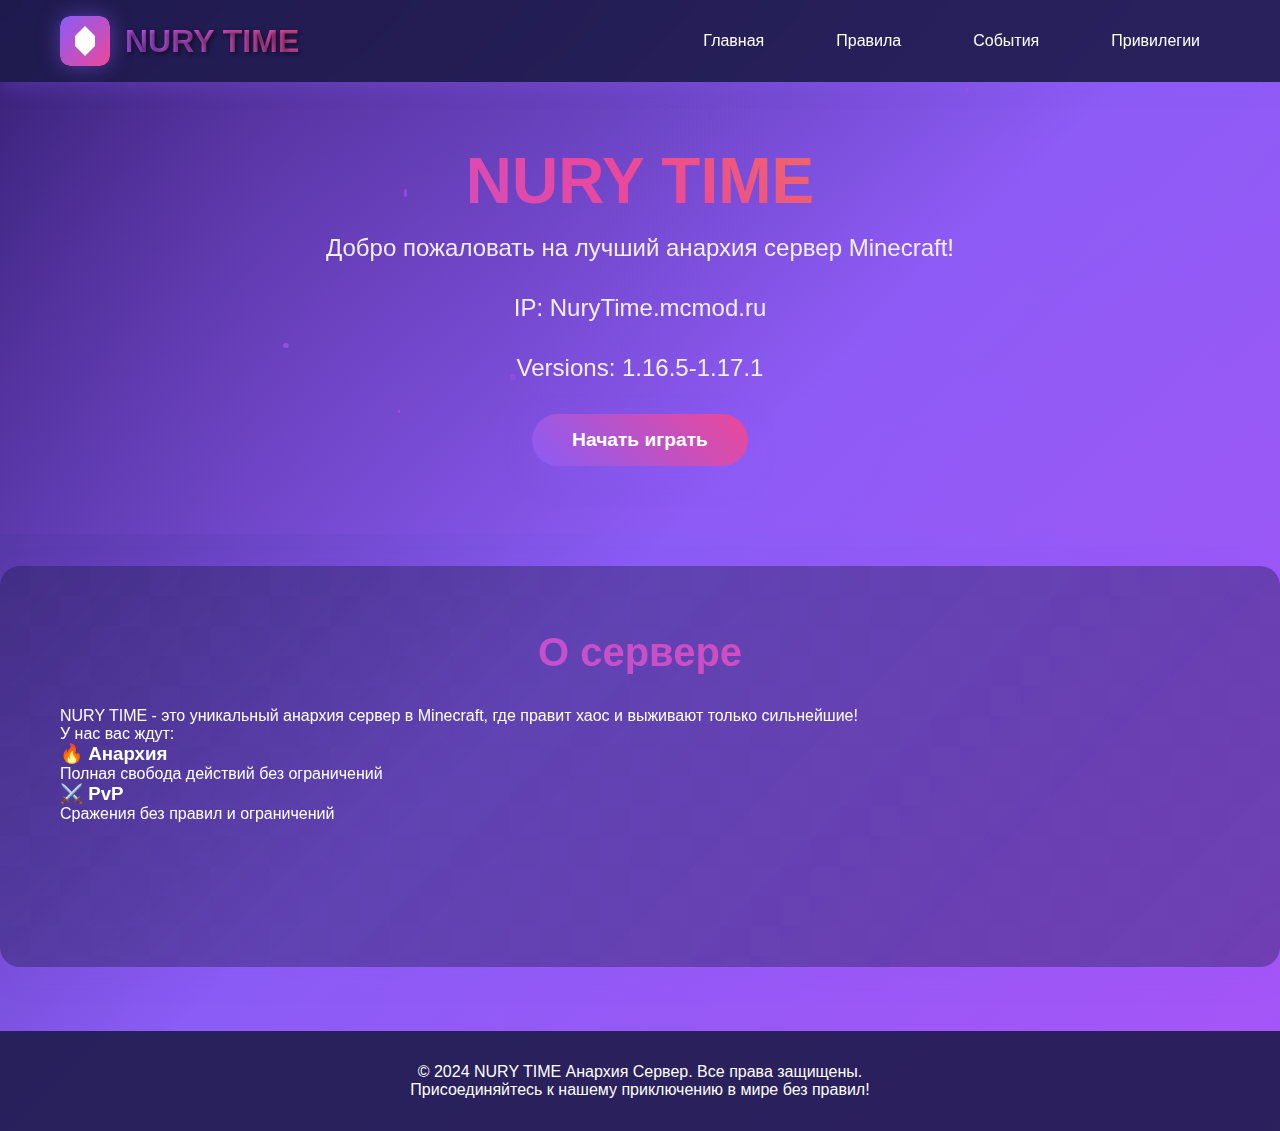
<file: HURT-TIME-main/index.html>
<!DOCTYPE html>
<html lang="ru">
<head>
    <meta charset="UTF-8">
    <meta name="viewport" content="width=device-width, initial-scale=1.0">
    <title>NURY TIME - Анархия Сервер</title>
    <link rel="icon" type="image/x-icon" href="227759p08l47np6t4zyt.jpg">
    <link rel="stylesheet" href="styles.css">
</head>
<body>
    <header>
        <nav class="container">
            <div class="logo">
                <img src="[data-uri]" alt="HURT TIME">
                <h1>NURY TIME</h1>
            </div>
            <ul class="nav-links">
                <li><a href="index.html" class="active">Главная</a></li>
                <li><a href="rules.html">Правила</a></li>
                <li><a href="events.html">События</a></li>
                <li><a href="privileges.html">Привилегии</a></li>
            </ul>
            <button class="mobile-menu">☰</button>
        </nav>
    </header>

    <main>
        <section class="hero">
            <div class="container">
                <h1>NURY TIME</h1>
                <p>Добро пожаловать на лучший анархия сервер Minecraft!</p>
                <p>IP: NuryTime.mcmod.ru</p>
                <p>Versions: 1.16.5-1.17.1</p>
                <a href="rules.html" class="cta-button">Начать играть</a>
            </div>
        </section>

        <section class="section">
            <div class="container section-content">
                <h2>О сервере</h2>
                <div class="about-content">
                    <p>NURY TIME - это уникальный анархия сервер в Minecraft, где правит хаос и выживают только сильнейшие!</p>
                    <p>У нас вас ждут:</p>
                    <div class="features-grid">
                        <div class="feature-card">
                            <h3>🔥 Анархия</h3>
                            <p>Полная свобода действий без ограничений</p>
                        </div>
                        <div class="feature-card">
                            <h3>⚔️ PvP</h3>
                            <p>Сражения без правил и ограничений</p>
                        </div>
                        <div class="feature-card">
                            <h3>🏗️ Строительство</h3>
                            <p>Создавайте свои империи или разрушайте чужие</p>
                        </div>
                        <div class="feature-card">
                            <h3>🎪 События</h3>
                            <p>Уникальные игровые события и испытания</p>
                        </div>
                    </div>
                </div>
            </div>
        </section>
    </main>

    <footer>
        <div class="container">
            <p>&copy; 2024 NURY TIME Анархия Сервер. Все права защищены.</p>
            <p>Присоединяйтесь к нашему приключению в мире без правил!</p>
        </div>
    </footer>

    <script src="script.js"></script>
</body>

</html>
</file>
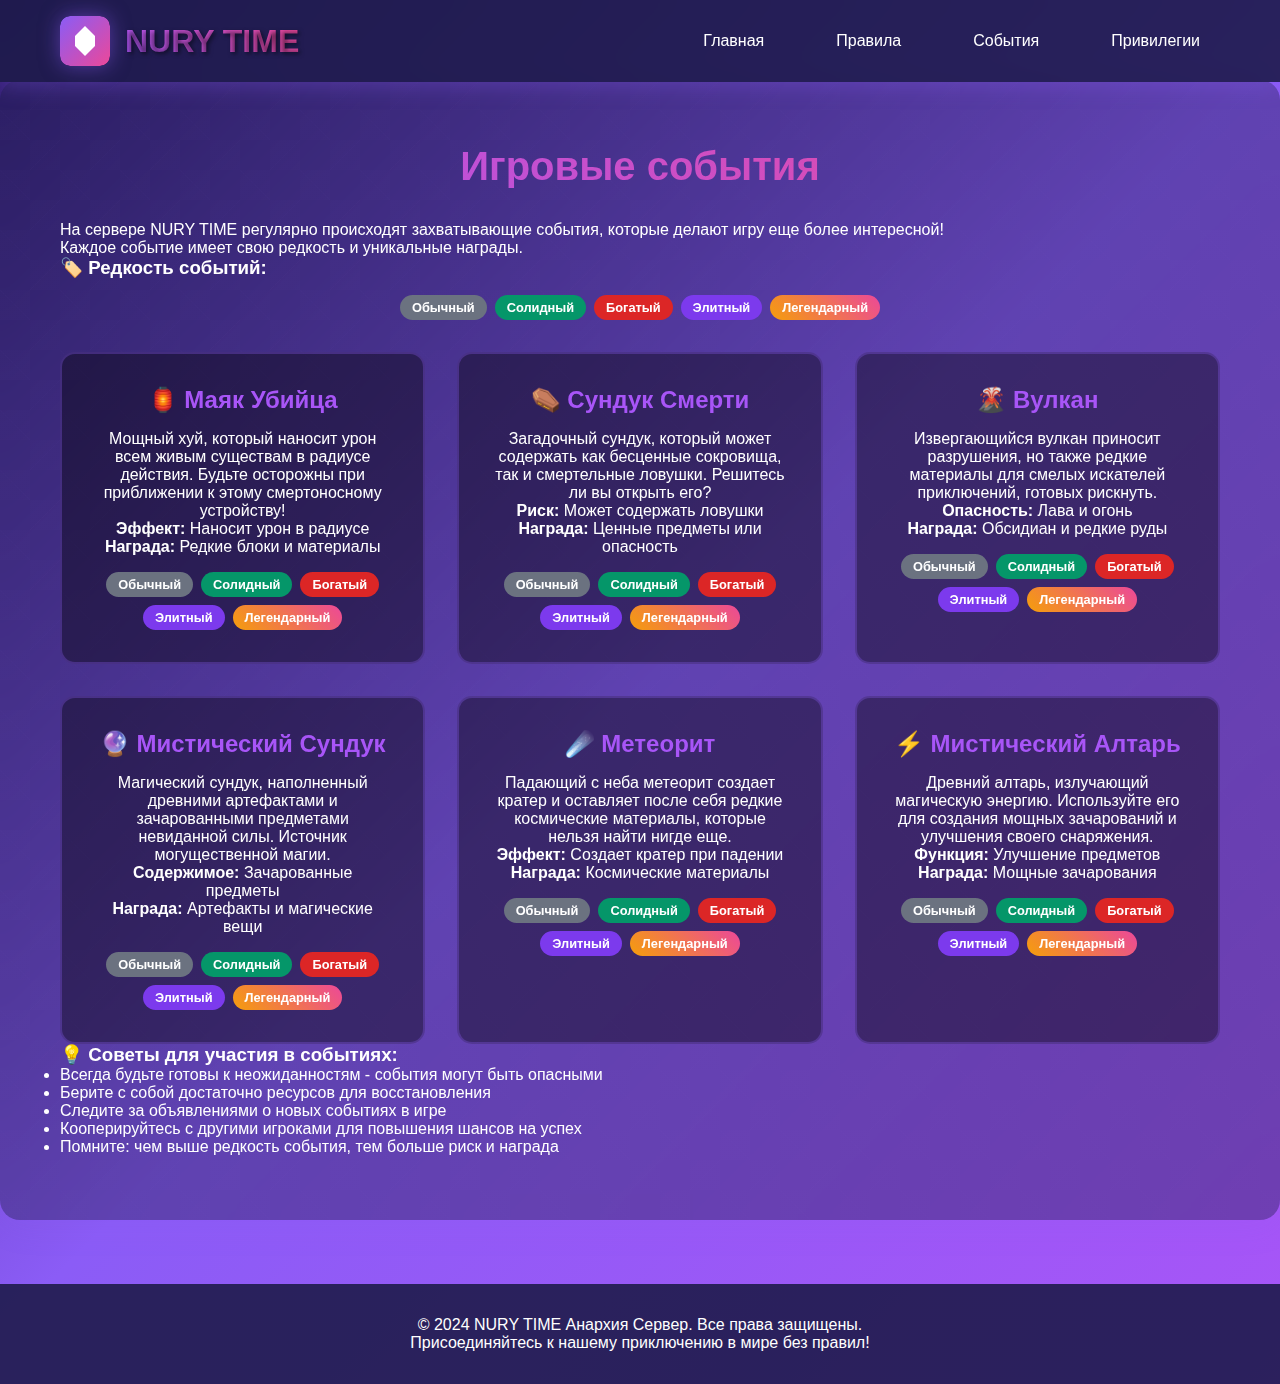
<file: events.html>
<!DOCTYPE html>
<html lang="ru">
<head>
    <meta charset="UTF-8">
    <meta name="viewport" content="width=device-width, initial-scale=1.0">
    <title>События - NURY TIME</title>
    <link rel="stylesheet" href="styles.css">
    <link rel="icon" type="image/x-icon" href="227759p08l47np6t4zyt.jpg">
</head>
<body>
    <header>
        <nav class="container">
            <div class="logo">
                <img src="[data-uri]" alt="HURT TIME">
                <h1>NURY TIME</h1>
            </div>
            <ul class="nav-links">
                <li><a href="index.html">Главная</a></li>
                <li><a href="rules.html">Правила</a></li>
                <li><a href="events.html" class="active">События</a></li>
                <li><a href="privileges.html">Привилегии</a></li>
            </ul>
            <button class="mobile-menu">☰</button>
        </nav>
    </header>

    <main style="margin-top: 80px;">
        <section class="section">
            <div class="container section-content">
                <h2>Игровые события</h2>
                <div class="events-intro">
                    <p>На сервере NURY TIME регулярно происходят захватывающие события, которые делают игру еще более интересной!</p>
                    <p>Каждое событие имеет свою редкость и уникальные награды.</p>
                </div>

                <div class="rarity-legend">
                    <h3>🏷️ Редкость событий:</h3>
                    <div class="rarity-tags">
                        <span class="rarity-tag common">Обычный</span>
                        <span class="rarity-tag solid">Солидный</span>
                        <span class="rarity-tag rich">Богатый</span>
                        <span class="rarity-tag elite">Элитный</span>
                        <span class="rarity-tag legendary">Легендарный</span>
                    </div>
                </div>
                
                <div class="events-grid">
                    <div class="event-card">
                        <h3>🏮 Маяк Убийца</h3>
                        <p>Мощный хуй, который наносит урон всем живым существам в радиусе действия. Будьте осторожны при приближении к этому смертоносному устройству!</p>
                        <div class="event-details">
                            <p><strong>Эффект:</strong> Наносит урон в радиусе</p>
                            <p><strong>Награда:</strong> Редкие блоки и материалы</p>
                        </div>
                        <div class="rarity-tags">
                            <span class="rarity-tag common">Обычный</span>
                            <span class="rarity-tag solid">Солидный</span>
                            <span class="rarity-tag rich">Богатый</span>
                            <span class="rarity-tag elite">Элитный</span>
                            <span class="rarity-tag legendary">Легендарный</span>
                        </div>
                    </div>
                    
                    <div class="event-card">
                        <h3>⚰️ Сундук Смерти</h3>
                        <p>Загадочный сундук, который может содержать как бесценные сокровища, так и смертельные ловушки. Решитесь ли вы открыть его?</p>
                        <div class="event-details">
                            <p><strong>Риск:</strong> Может содержать ловушки</p>
                            <p><strong>Награда:</strong> Ценные предметы или опасность</p>
                        </div>
                        <div class="rarity-tags">
                            <span class="rarity-tag common">Обычный</span>
                            <span class="rarity-tag solid">Солидный</span>
                            <span class="rarity-tag rich">Богатый</span>
                            <span class="rarity-tag elite">Элитный</span>
                            <span class="rarity-tag legendary">Легендарный</span>
                        </div>
                    </div>
                    
                    <div class="event-card">
                        <h3>🌋 Вулкан</h3>
                        <p>Извергающийся вулкан приносит разрушения, но также редкие материалы для смелых искателей приключений, готовых рискнуть.</p>
                        <div class="event-details">
                            <p><strong>Опасность:</strong> Лава и огонь</p>
                            <p><strong>Награда:</strong> Обсидиан и редкие руды</p>
                        </div>
                        <div class="rarity-tags">
                            <span class="rarity-tag common">Обычный</span>
                            <span class="rarity-tag solid">Солидный</span>
                            <span class="rarity-tag rich">Богатый</span>
                            <span class="rarity-tag elite">Элитный</span>
                            <span class="rarity-tag legendary">Легендарный</span>
                        </div>
                    </div>
                    
                    <div class="event-card">
                        <h3>🔮 Мистический Сундук</h3>
                        <p>Магический сундук, наполненный древними артефактами и зачарованными предметами невиданной силы. Источник могущественной магии.</p>
                        <div class="event-details">
                            <p><strong>Содержимое:</strong> Зачарованные предметы</p>
                            <p><strong>Награда:</strong> Артефакты и магические вещи</p>
                        </div>
                        <div class="rarity-tags">
                            <span class="rarity-tag common">Обычный</span>
                            <span class="rarity-tag solid">Солидный</span>
                            <span class="rarity-tag rich">Богатый</span>
                            <span class="rarity-tag elite">Элитный</span>
                            <span class="rarity-tag legendary">Легендарный</span>
                        </div>
                    </div>
                    
                    <div class="event-card">
                        <h3>☄️ Метеорит</h3>
                        <p>Падающий с неба метеорит создает кратер и оставляет после себя редкие космические материалы, которые нельзя найти нигде еще.</p>
                        <div class="event-details">
                            <p><strong>Эффект:</strong> Создает кратер при падении</p>
                            <p><strong>Награда:</strong> Космические материалы</p>
                        </div>
                        <div class="rarity-tags">
                            <span class="rarity-tag common">Обычный</span>
                            <span class="rarity-tag solid">Солидный</span>
                            <span class="rarity-tag rich">Богатый</span>
                            <span class="rarity-tag elite">Элитный</span>
                            <span class="rarity-tag legendary">Легендарный</span>
                        </div>
                    </div>
                    
                    <div class="event-card">
                        <h3>⚡ Мистический Алтарь</h3>
                        <p>Древний алтарь, излучающий магическую энергию. Используйте его для создания мощных зачарований и улучшения своего снаряжения.</p>
                        <div class="event-details">
                            <p><strong>Функция:</strong> Улучшение предметов</p>
                            <p><strong>Награда:</strong> Мощные зачарования</p>
                        </div>
                        <div class="rarity-tags">
                            <span class="rarity-tag common">Обычный</span>
                            <span class="rarity-tag solid">Солидный</span>
                            <span class="rarity-tag rich">Богатый</span>
                            <span class="rarity-tag elite">Элитный</span>
                            <span class="rarity-tag legendary">Легендарный</span>
                        </div>
                    </div>
                </div>

                <div class="events-tips">
                    <h3>💡 Советы для участия в событиях:</h3>
                    <ul>
                        <li>Всегда будьте готовы к неожиданностям - события могут быть опасными</li>
                        <li>Берите с собой достаточно ресурсов для восстановления</li>
                        <li>Следите за объявлениями о новых событиях в игре</li>
                        <li>Кооперируйтесь с другими игроками для повышения шансов на успех</li>
                        <li>Помните: чем выше редкость события, тем больше риск и награда</li>
                    </ul>
                </div>
            </div>
        </section>
    </main>

    <footer>
        <div class="container">
            <p>&copy; 2024 NURY TIME Анархия Сервер. Все права защищены.</p>
            <p>Присоединяйтесь к нашему приключению в мире без правил!</p>
        </div>
    </footer>

    <script src="script.js"></script>
</body>

</html>
</file>
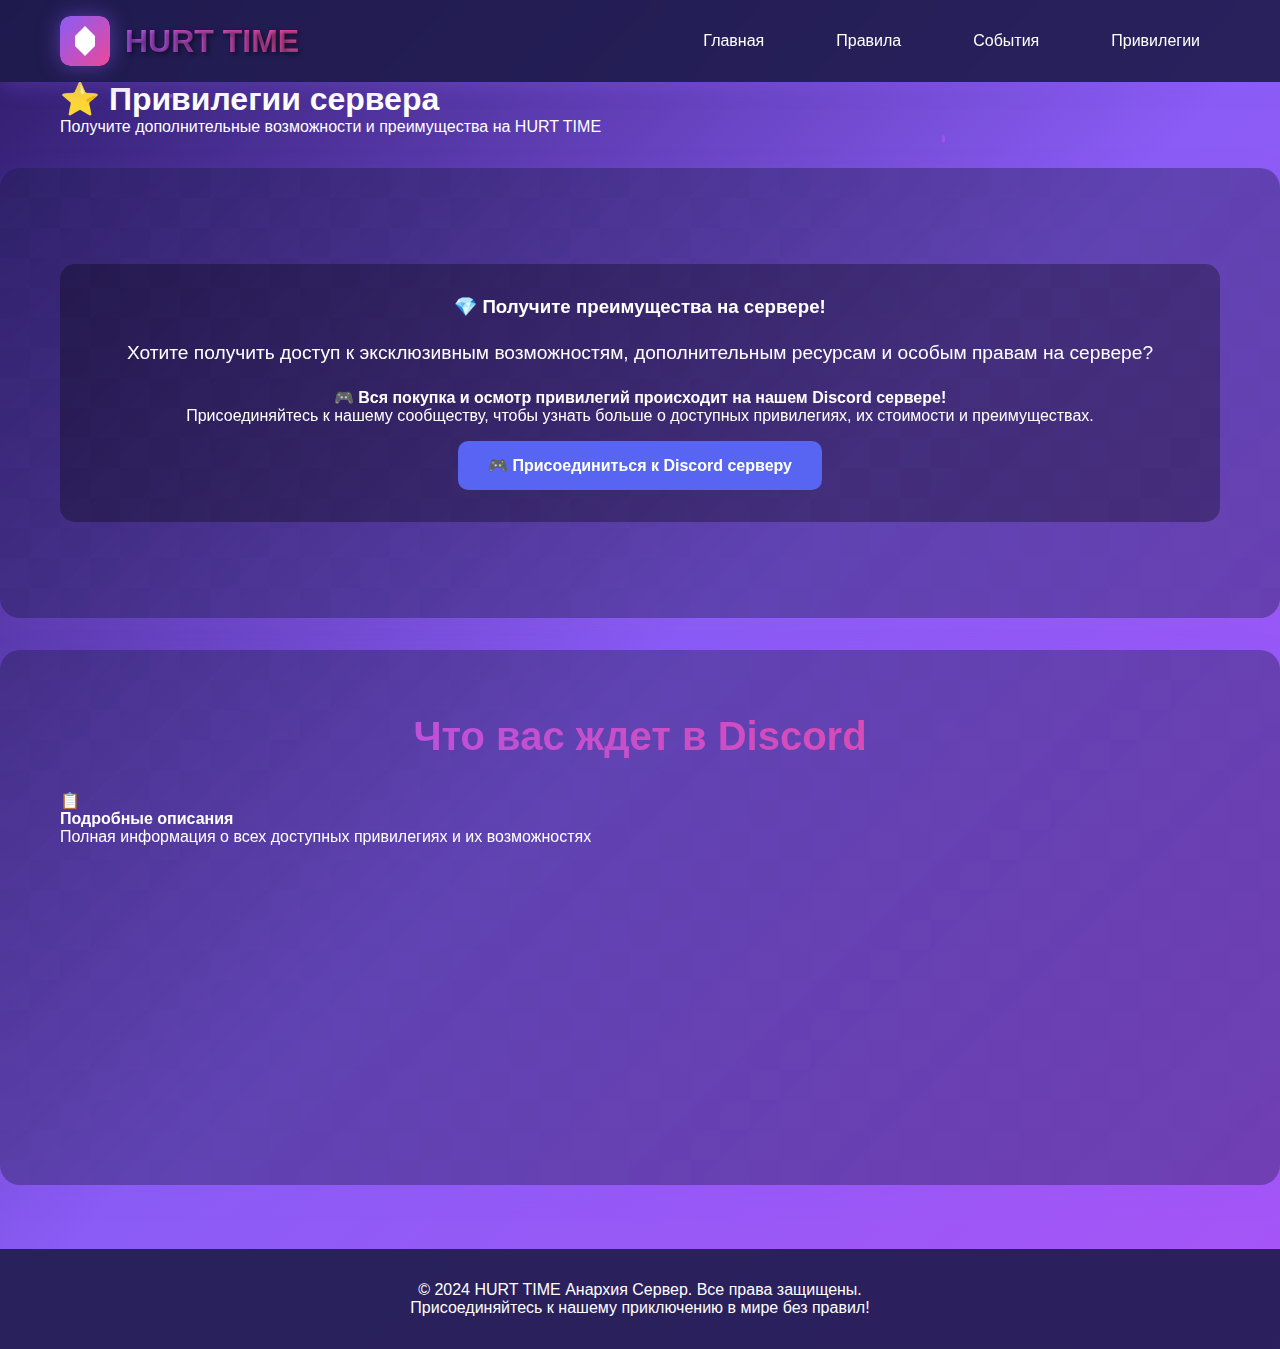
<file: privileges.html>
<html lang="ru"><head><style>body {transition: opacity ease-in 0.2s; } 
body[unresolved] {opacity: 0; display: block; overflow: hidden; position: relative; } 
</style>
    <meta charset="UTF-8">
    <meta name="viewport" content="width=device-width, initial-scale=1.0">
    <title>HURT TIME - Привилегии</title>
    <link rel="stylesheet" href="styles.css">
<link rel="stylesheet" href="chrome-extension://ihcjicgdanjaechkgeegckofjjedodee/app/content-style.css"><link rel="stylesheet" href="chrome-extension://ihcjicgdanjaechkgeegckofjjedodee/app/content-style.css"></head>
<body style="opacity: 1; transition: opacity 0.5s;">
    <header>
        <nav class="container">
            <div class="logo">
                <img src="[data-uri]" alt="HURT TIME">
                <h1>HURT TIME</h1>
            </div>
            <ul class="nav-links">
                <li><a href="index.html">Главная</a></li>
                <li><a href="rules.html">Правила</a></li>
                <li><a href="events.html">События</a></li>
                <li><a href="privileges.html" class="active">Привилегии</a></li>
            </ul>
            <button class="mobile-menu">☰</button>
        </nav>
    </header>

    <main>
        <section class="page-header">
            <div class="container">
                <h1>⭐ Привилегии сервера</h1>
                <p>Получите дополнительные возможности и преимущества на HURT TIME</p>
            </div>
        <div class="floating-particle" style="position: absolute; width: 7.21472px; height: 6.70587px; background: rgba(168, 85, 247, 0.57); border-radius: 50%; left: 60.5916%; top: 4.97794%; animation: 3.01583s ease-in-out 0.156735s infinite normal none running float; z-index: -1; pointer-events: none;"></div><div class="floating-particle" style="position: absolute; width: 2.45566px; height: 3.97934px; background: rgba(168, 85, 247, 0.357); border-radius: 50%; left: 4.0444%; top: 53.7754%; animation: 3.77799s ease-in-out 0.219479s infinite normal none running float; z-index: -1; pointer-events: none;"></div><div class="floating-particle" style="position: absolute; width: 6.02258px; height: 5.74847px; background: rgba(168, 85, 247, 0.796); border-radius: 50%; left: 73.6198%; top: 80.8183%; animation: 3.31891s ease-in-out 1.44757s infinite normal none running float; z-index: -1; pointer-events: none;"></div><div class="floating-particle" style="position: absolute; width: 4.45356px; height: 7.46192px; background: rgba(168, 85, 247, 0.533); border-radius: 50%; left: 17.9946%; top: 55.1111%; animation: 5.76924s ease-in-out 0.720071s infinite normal none running float; z-index: -1; pointer-events: none;"></div><div class="floating-particle" style="position: absolute; width: 3.09438px; height: 2.68236px; background: rgba(168, 85, 247, 0.68); border-radius: 50%; left: 29.4952%; top: 60.9028%; animation: 4.91835s ease-in-out 1.54083s infinite normal none running float; z-index: -1; pointer-events: none;"></div><div class="floating-particle" style="position: absolute; width: 3.15263px; height: 3.87163px; background: rgba(168, 85, 247, 0.565); border-radius: 50%; left: 13.2398%; top: 10.4484%; animation: 3.13937s ease-in-out 1.1319s infinite normal none running float; z-index: -1; pointer-events: none;"></div><div class="floating-particle" style="position: absolute; width: 6.66242px; height: 6.48597px; background: rgba(168, 85, 247, 0.455); border-radius: 50%; left: 91.5143%; top: 72.4346%; animation: 6.31932s ease-in-out 1.1302s infinite normal none running float; z-index: -1; pointer-events: none;"></div><div class="floating-particle" style="position: absolute; width: 5.17702px; height: 7.76637px; background: rgba(168, 85, 247, 0.733); border-radius: 50%; left: 21.1434%; top: 81.7307%; animation: 5.69397s ease-in-out 0.531586s infinite normal none running float; z-index: -1; pointer-events: none;"></div><div class="floating-particle" style="position: absolute; width: 3.71551px; height: 4.80993px; background: rgba(168, 85, 247, 0.76); border-radius: 50%; left: 74.3523%; top: 67.1235%; animation: 5.67264s ease-in-out 1.45416s infinite normal none running float; z-index: -1; pointer-events: none;"></div><div class="floating-particle" style="position: absolute; width: 4.51257px; height: 6.2336px; background: rgba(168, 85, 247, 0.73); border-radius: 50%; left: 33.0214%; top: 24.1546%; animation: 4.19043s ease-in-out 1.79286s infinite normal none running float; z-index: -1; pointer-events: none;"></div><div class="floating-particle" style="position: absolute; width: 7.36327px; height: 2.39482px; background: rgba(168, 85, 247, 0.318); border-radius: 50%; left: 16.0289%; top: 55.661%; animation: 4.56508s ease-in-out 1.04391s infinite normal none running float; z-index: -1; pointer-events: none;"></div><div class="floating-particle" style="position: absolute; width: 3.95163px; height: 4.72671px; background: rgba(168, 85, 247, 0.694); border-radius: 50%; left: 61.183%; top: 83.597%; animation: 4.82366s ease-in-out 1.00891s infinite normal none running float; z-index: -1; pointer-events: none;"></div></section>

        <section class="section" style="transform: translateY(0px);">
            <div class="container section-content" style="opacity: 1; transform: translateY(0px); transition: opacity 0.8s, transform 0.8s;">
                <div class="privileges-info">
                    <h3>💎 Получите преимущества на сервере!</h3>
                    <p style="font-size: 1.2rem; margin: 1.5rem 0;">Хотите получить доступ к эксклюзивным возможностям, дополнительным ресурсам и особым правам на сервере?</p>
                    <div class="highlight-box">
                        <h4>🎮 Вся покупка и осмотр привилегий происходит на нашем Discord сервере!</h4>
                        <p>Присоединяйтесь к нашему сообществу, чтобы узнать больше о доступных привилегиях, их стоимости и преимуществах.</p>
                    </div>
                    <a href="dsc.gg/nurytime" class="discord-link" target="_blank" style="filter: brightness(1) saturate(1);">
                        🎮 Присоединиться к Discord серверу
                    </a>
                </div>
            </div>
        </section>

        <section class="section" style="transform: translateY(0px);">
            <div class="container section-content" style="opacity: 1; transform: translateY(0px); transition: opacity 0.8s, transform 0.8s;">
                <h2>Что вас ждет в Discord</h2>
                <div class="discord-features">
                    <div class="feature-item" style="opacity: 1; transform: translateY(0px); transition: opacity 0.6s, transform 0.6s;">
                        <div class="feature-icon">📋</div>
                        <h4>Подробные описания</h4>
                        <p>Полная информация о всех доступных привилегиях и их возможностях</p>
                    </div>
                    <div class="feature-item" style="opacity: 1; transform: translateY(0px); transition: opacity 0.6s, transform 0.6s;">
                        <div class="feature-icon">💰</div>
                        <h4>Актуальные цены</h4>
                        <p>Текущие цены, специальные предложения и сезонные акции</p>
                    </div>
                    <div class="feature-item" style="opacity: 1; transform: translateY(0px); transition: opacity 0.6s, transform 0.6s;">
                        <div class="feature-icon">🛠️</div>
                        <h4>Быстрая поддержка</h4>
                        <p>Мгновенная помощь от администрации по всем вопросам</p>
                    </div>
                    <div class="feature-item" style="opacity: 1; transform: translateY(0px); transition: opacity 0.6s, transform 0.6s;">
                        <div class="feature-icon">👥</div>
                        <h4>Активное сообщество</h4>
                        <p>Общение с другими игроками, обмен опытом и советами</p>
                    </div>
                    <div class="feature-item" style="opacity: 1; transform: translateY(0px); transition: opacity 0.6s, transform 0.6s;">
                        <div class="feature-icon">📢</div>
                        <h4>Новости и обновления</h4>
                        <p>Первыми узнавайте о новых событиях и обновлениях сервера</p>
                    </div>
                    <div class="feature-item" style="opacity: 1; transform: translateY(0px); transition: opacity 0.6s, transform 0.6s;">
                        <div class="feature-icon">🎁</div>
                        <h4>Эксклюзивные бонусы</h4>
                        <p>Специальные подарки и бонусы для участников Discord сервера</p>
                    </div>
                </div>
            </div>
        </section>

        

        

        
    </main>

    <footer>
        <div class="container">
            <p>© 2024 HURT TIME Анархия Сервер. Все права защищены.</p>
            <p>Присоединяйтесь к нашему приключению в мире без правил!</p>
        </div>
    </footer>

    <script src="script.js"></script>
<!-- Code injected by live-server -->
<script>
	// <![CDATA[  <-- For SVG support
	if ('WebSocket' in window) {
		(function () {
			function refreshCSS() {
				var sheets = [].slice.call(document.getElementsByTagName("link"));
				var head = document.getElementsByTagName("head")[0];
				for (var i = 0; i < sheets.length; ++i) {
					var elem = sheets[i];
					var parent = elem.parentElement || head;
					parent.removeChild(elem);
					var rel = elem.rel;
					if (elem.href && typeof rel != "string" || rel.length == 0 || rel.toLowerCase() == "stylesheet") {
						var url = elem.href.replace(/(&|\?)_cacheOverride=\d+/, '');
						elem.href = url + (url.indexOf('?') >= 0 ? '&' : '?') + '_cacheOverride=' + (new Date().valueOf());
					}
					parent.appendChild(elem);
				}
			}
			var protocol = window.location.protocol === 'http:' ? 'ws://' : 'wss://';
			var address = protocol + window.location.host + window.location.pathname + '/ws';
			var socket = new WebSocket(address);
			socket.onmessage = function (msg) {
				if (msg.data == 'reload') window.location.reload();
				else if (msg.data == 'refreshcss') refreshCSS();
			};
			if (sessionStorage && !sessionStorage.getItem('IsThisFirstTime_Log_From_LiveServer')) {
				console.log('Live reload enabled.');
				sessionStorage.setItem('IsThisFirstTime_Log_From_LiveServer', true);
			}
		})();
	}
	else {
		console.error('Upgrade your browser. This Browser is NOT supported WebSocket for Live-Reloading.');
	}
	// ]]>
</script>

<!-- Code injected by live-server -->
<script>
	// <![CDATA[  <-- For SVG support
	if ('WebSocket' in window) {
		(function () {
			function refreshCSS() {
				var sheets = [].slice.call(document.getElementsByTagName("link"));
				var head = document.getElementsByTagName("head")[0];
				for (var i = 0; i < sheets.length; ++i) {
					var elem = sheets[i];
					var parent = elem.parentElement || head;
					parent.removeChild(elem);
					var rel = elem.rel;
					if (elem.href && typeof rel != "string" || rel.length == 0 || rel.toLowerCase() == "stylesheet") {
						var url = elem.href.replace(/(&|\?)_cacheOverride=\d+/, '');
						elem.href = url + (url.indexOf('?') >= 0 ? '&' : '?') + '_cacheOverride=' + (new Date().valueOf());
					}
					parent.appendChild(elem);
				}
			}
			var protocol = window.location.protocol === 'http:' ? 'ws://' : 'wss://';
			var address = protocol + window.location.host + window.location.pathname + '/ws';
			var socket = new WebSocket(address);
			socket.onmessage = function (msg) {
				if (msg.data == 'reload') window.location.reload();
				else if (msg.data == 'refreshcss') refreshCSS();
			};
			if (sessionStorage && !sessionStorage.getItem('IsThisFirstTime_Log_From_LiveServer')) {
				console.log('Live reload enabled.');
				sessionStorage.setItem('IsThisFirstTime_Log_From_LiveServer', true);
			}
		})();
	}
	else {
		console.error('Upgrade your browser. This Browser is NOT supported WebSocket for Live-Reloading.');
	}
	// ]]>
</script>
</body></html>
</file>
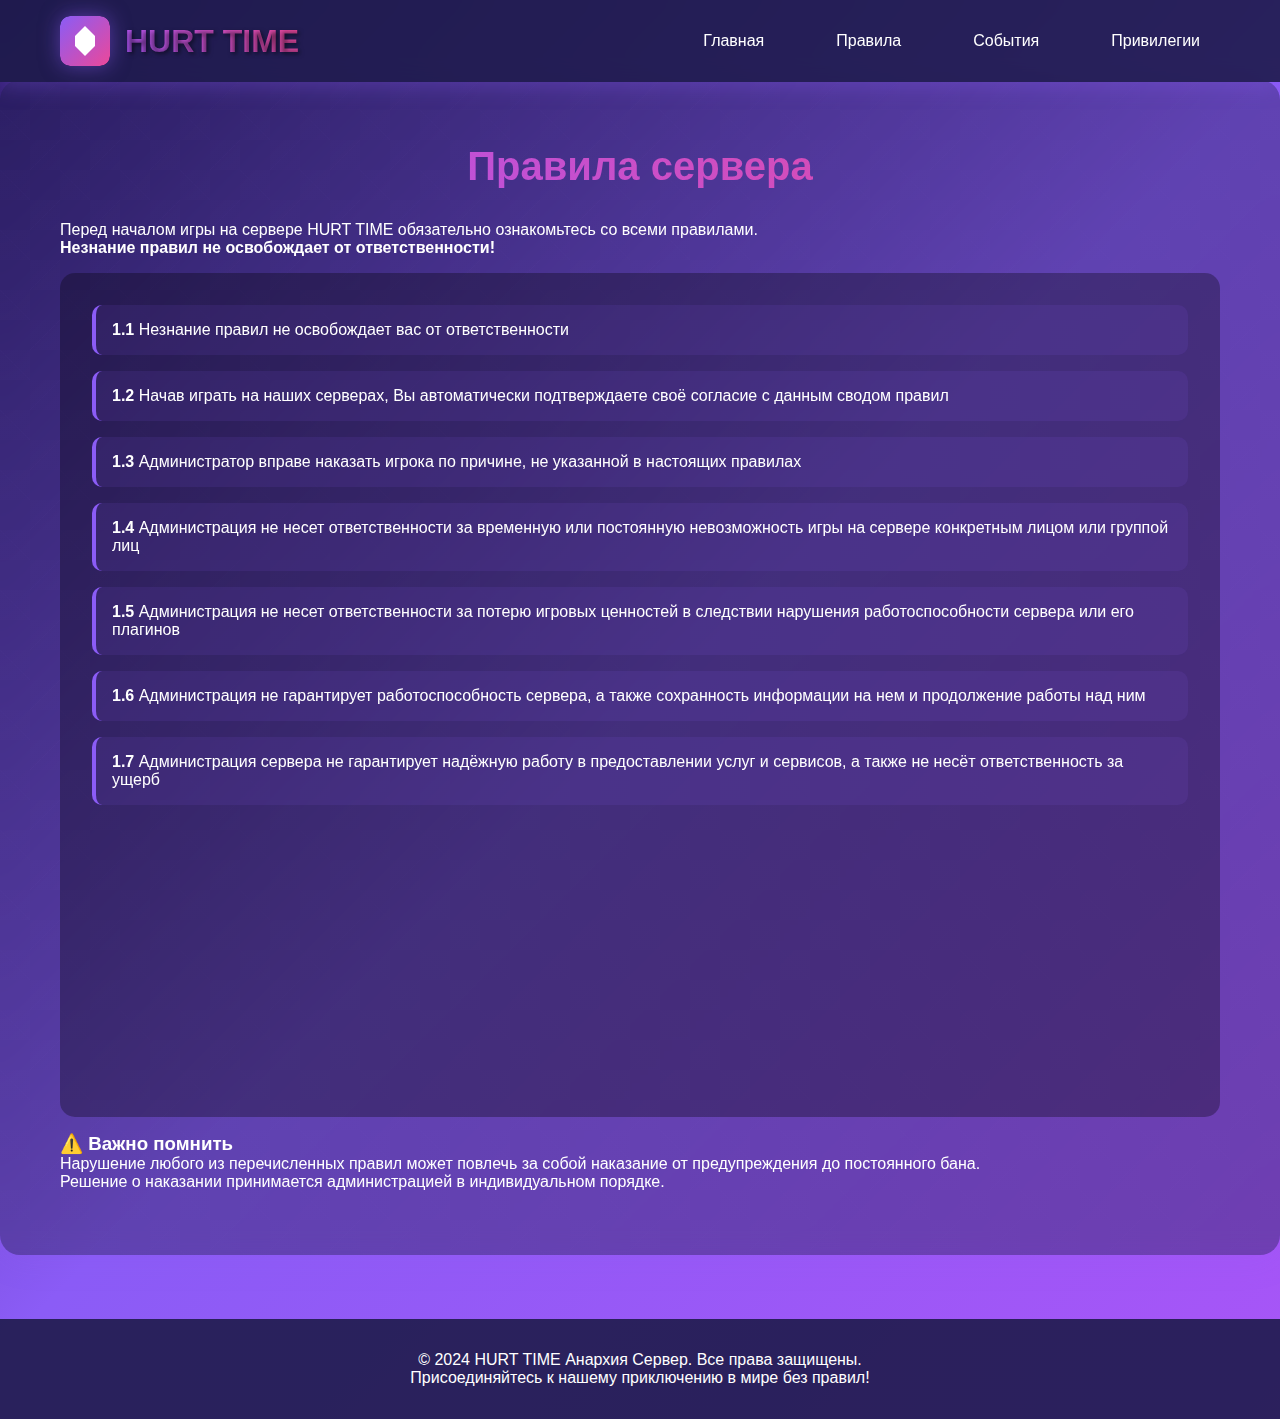
<file: rules.html>
<!DOCTYPE html>
<html lang="ru">
<head>
    <meta charset="UTF-8">
    <meta name="viewport" content="width=device-width, initial-scale=1.0">
    <title>Правила - HURT TIME</title>
    <link rel="stylesheet" href="styles.css">
    <link rel="icon" type="image/x-icon" href="227759p08l47np6t4zyt.jpg">
</head>
<body>
    <header>
        <nav class="container">
            <div class="logo">
                <img src="[data-uri]" alt="HURT TIME">
                <h1>HURT TIME</h1>
            </div>
            <ul class="nav-links">
                <li><a href="index.html">Главная</a></li>
                <li><a href="rules.html" class="active">Правила</a></li>
                <li><a href="events.html">События</a></li>
                <li><a href="privileges.html">Привилегии</a></li>
            </ul>
            <button class="mobile-menu">☰</button>
        </nav>
    </header>

    <main style="margin-top: 80px;">
        <section class="section">
            <div class="container section-content">
                <h2>Правила сервера</h2>
                <div class="rules-intro">
                    <p>Перед началом игры на сервере HURT TIME обязательно ознакомьтесь со всеми правилами.</p>
                    <p><strong>Незнание правил не освобождает от ответственности!</strong></p>
                </div>
                
                <div class="rules-list">
                    <div class="rule-item">
                        <strong>1.1</strong> Незнание правил не освобождает вас от ответственности
                    </div>
                    <div class="rule-item">
                        <strong>1.2</strong> Начав играть на наших серверах, Вы автоматически подтверждаете своё согласие с данным сводом правил
                    </div>
                    <div class="rule-item">
                        <strong>1.3</strong> Администратор вправе наказать игрока по причине, не указанной в настоящих правилах
                    </div>
                    <div class="rule-item">
                        <strong>1.4</strong> Администрация не несет ответственности за временную или постоянную невозможность игры на сервере конкретным лицом или группой лиц
                    </div>
                    <div class="rule-item">
                        <strong>1.5</strong> Администрация не несет ответственности за потерю игровых ценностей в следствии нарушения работоспособности сервера или его плагинов
                    </div>
                    <div class="rule-item">
                        <strong>1.6</strong> Администрация не гарантирует работоспособность сервера, а также сохранность информации на нем и продолжение работы над ним
                    </div>
                    <div class="rule-item">
                        <strong>1.7</strong> Администрация сервера не гарантирует надёжную работу в предоставлении услуг и сервисов, а также не несёт ответственность за ущерб
                    </div>
                    <div class="rule-item">
                        <strong>1.8</strong> Игроки обязаны соблюдать все правила
                    </div>
                    <div class="rule-item">
                        <strong>1.9</strong> Администрация ведет логи всех действий игроков на сервере и всех сообщений чата
                    </div>
                    <div class="rule-item">
                        <strong>1.10</strong> Администрация имеет право корректировать данный свод правил без уведомления игрока
                    </div>
                    <div class="rule-item">
                        <strong>1.11</strong> Оскорбление, провоцирование администрации запрещено
                    </div>
                </div>

                <div class="rules-warning">
                    <h3>⚠️ Важно помнить</h3>
                    <p>Нарушение любого из перечисленных правил может повлечь за собой наказание от предупреждения до постоянного бана.</p>
                    <p>Решение о наказании принимается администрацией в индивидуальном порядке.</p>
                </div>
            </div>
        </section>
    </main>

    <footer>
        <div class="container">
            <p>&copy; 2024 HURT TIME Анархия Сервер. Все права защищены.</p>
            <p>Присоединяйтесь к нашему приключению в мире без правил!</p>
        </div>
    </footer>

    <script src="script.js"></script>
</body>

</html>
</file>
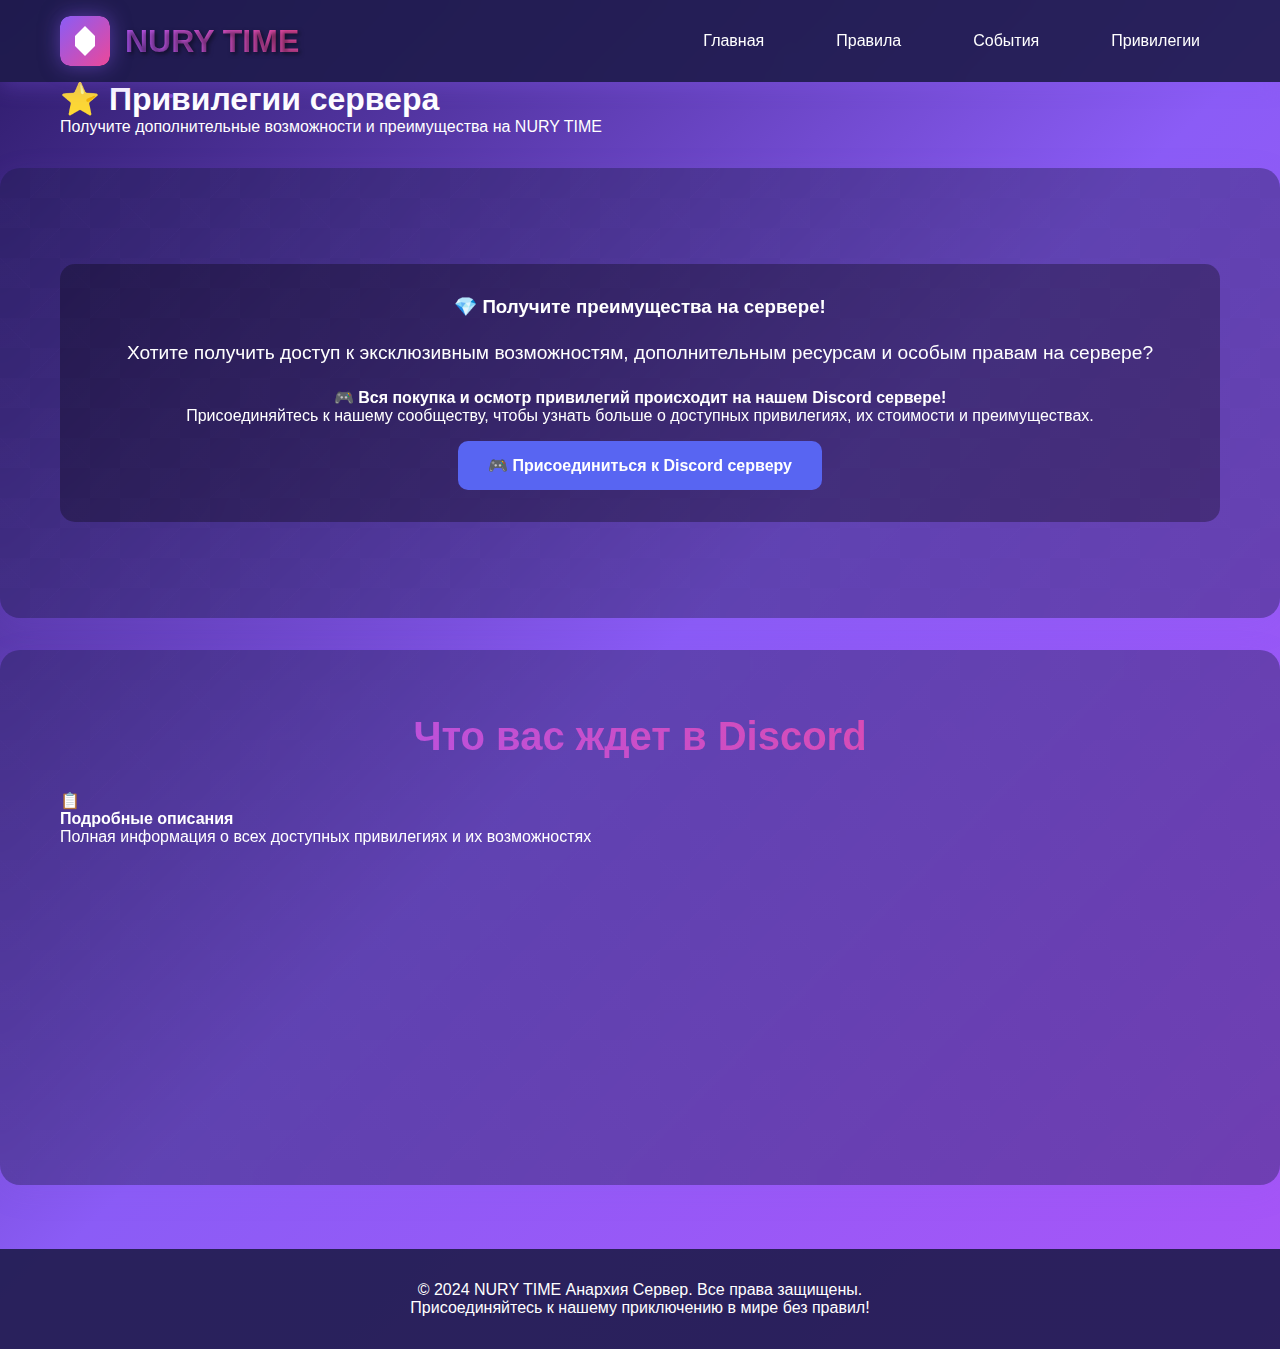
<file: HURT-TIME-main/privileges.html>
<html lang="ru"><head><style>body {transition: opacity ease-in 0.2s; } 
body[unresolved] {opacity: 0; display: block; overflow: hidden; position: relative; } 
</style>
    <meta charset="UTF-8">
    <meta name="viewport" content="width=device-width, initial-scale=1.0">
    <title>NURY TIME - Привилегии</title>
	<link rel="icon" type="image/x-icon" href="227759p08l47np6t4zyt.jpg">
    <link rel="stylesheet" href="styles.css">
<link rel="stylesheet" href="chrome-extension://ihcjicgdanjaechkgeegckofjjedodee/app/content-style.css"><link rel="stylesheet" href="chrome-extension://ihcjicgdanjaechkgeegckofjjedodee/app/content-style.css"></head>
<body style="opacity: 1; transition: opacity 0.5s;">
    <header>
        <nav class="container">
            <div class="logo">
                <img src="[data-uri]" alt="HURT TIME">
                <h1>NURY TIME</h1>
            </div>
            <ul class="nav-links">
                <li><a href="index.html">Главная</a></li>
                <li><a href="rules.html">Правила</a></li>
                <li><a href="events.html">События</a></li>
                <li><a href="privileges.html" class="active">Привилегии</a></li>
            </ul>
            <button class="mobile-menu">☰</button>
        </nav>
    </header>

    <main>
        <section class="page-header">
            <div class="container">
                <h1>⭐ Привилегии сервера</h1>
                <p>Получите дополнительные возможности и преимущества на NURY TIME</p>
            </div>
        <div class="floating-particle" style="position: absolute; width: 7.21472px; height: 6.70587px; background: rgba(168, 85, 247, 0.57); border-radius: 50%; left: 60.5916%; top: 4.97794%; animation: 3.01583s ease-in-out 0.156735s infinite normal none running float; z-index: -1; pointer-events: none;"></div><div class="floating-particle" style="position: absolute; width: 2.45566px; height: 3.97934px; background: rgba(168, 85, 247, 0.357); border-radius: 50%; left: 4.0444%; top: 53.7754%; animation: 3.77799s ease-in-out 0.219479s infinite normal none running float; z-index: -1; pointer-events: none;"></div><div class="floating-particle" style="position: absolute; width: 6.02258px; height: 5.74847px; background: rgba(168, 85, 247, 0.796); border-radius: 50%; left: 73.6198%; top: 80.8183%; animation: 3.31891s ease-in-out 1.44757s infinite normal none running float; z-index: -1; pointer-events: none;"></div><div class="floating-particle" style="position: absolute; width: 4.45356px; height: 7.46192px; background: rgba(168, 85, 247, 0.533); border-radius: 50%; left: 17.9946%; top: 55.1111%; animation: 5.76924s ease-in-out 0.720071s infinite normal none running float; z-index: -1; pointer-events: none;"></div><div class="floating-particle" style="position: absolute; width: 3.09438px; height: 2.68236px; background: rgba(168, 85, 247, 0.68); border-radius: 50%; left: 29.4952%; top: 60.9028%; animation: 4.91835s ease-in-out 1.54083s infinite normal none running float; z-index: -1; pointer-events: none;"></div><div class="floating-particle" style="position: absolute; width: 3.15263px; height: 3.87163px; background: rgba(168, 85, 247, 0.565); border-radius: 50%; left: 13.2398%; top: 10.4484%; animation: 3.13937s ease-in-out 1.1319s infinite normal none running float; z-index: -1; pointer-events: none;"></div><div class="floating-particle" style="position: absolute; width: 6.66242px; height: 6.48597px; background: rgba(168, 85, 247, 0.455); border-radius: 50%; left: 91.5143%; top: 72.4346%; animation: 6.31932s ease-in-out 1.1302s infinite normal none running float; z-index: -1; pointer-events: none;"></div><div class="floating-particle" style="position: absolute; width: 5.17702px; height: 7.76637px; background: rgba(168, 85, 247, 0.733); border-radius: 50%; left: 21.1434%; top: 81.7307%; animation: 5.69397s ease-in-out 0.531586s infinite normal none running float; z-index: -1; pointer-events: none;"></div><div class="floating-particle" style="position: absolute; width: 3.71551px; height: 4.80993px; background: rgba(168, 85, 247, 0.76); border-radius: 50%; left: 74.3523%; top: 67.1235%; animation: 5.67264s ease-in-out 1.45416s infinite normal none running float; z-index: -1; pointer-events: none;"></div><div class="floating-particle" style="position: absolute; width: 4.51257px; height: 6.2336px; background: rgba(168, 85, 247, 0.73); border-radius: 50%; left: 33.0214%; top: 24.1546%; animation: 4.19043s ease-in-out 1.79286s infinite normal none running float; z-index: -1; pointer-events: none;"></div><div class="floating-particle" style="position: absolute; width: 7.36327px; height: 2.39482px; background: rgba(168, 85, 247, 0.318); border-radius: 50%; left: 16.0289%; top: 55.661%; animation: 4.56508s ease-in-out 1.04391s infinite normal none running float; z-index: -1; pointer-events: none;"></div><div class="floating-particle" style="position: absolute; width: 3.95163px; height: 4.72671px; background: rgba(168, 85, 247, 0.694); border-radius: 50%; left: 61.183%; top: 83.597%; animation: 4.82366s ease-in-out 1.00891s infinite normal none running float; z-index: -1; pointer-events: none;"></div></section>

        <section class="section" style="transform: translateY(0px);">
            <div class="container section-content" style="opacity: 1; transform: translateY(0px); transition: opacity 0.8s, transform 0.8s;">
                <div class="privileges-info">
                    <h3>💎 Получите преимущества на сервере!</h3>
                    <p style="font-size: 1.2rem; margin: 1.5rem 0;">Хотите получить доступ к эксклюзивным возможностям, дополнительным ресурсам и особым правам на сервере?</p>
                    <div class="highlight-box">
                        <h4>🎮 Вся покупка и осмотр привилегий происходит на нашем Discord сервере!</h4>
                        <p>Присоединяйтесь к нашему сообществу, чтобы узнать больше о доступных привилегиях, их стоимости и преимуществах.</p>
                    </div>
                    <a href="https://dsc.gg/nurytime" class="discord-link" target="_blank" style="filter: brightness(1) saturate(1);">
                        🎮 Присоединиться к Discord серверу
                    </a>
                </div>
            </div>
        </section>

        <section class="section" style="transform: translateY(0px);">
            <div class="container section-content" style="opacity: 1; transform: translateY(0px); transition: opacity 0.8s, transform 0.8s;">
                <h2>Что вас ждет в Discord</h2>
                <div class="discord-features">
                    <div class="feature-item" style="opacity: 1; transform: translateY(0px); transition: opacity 0.6s, transform 0.6s;">
                        <div class="feature-icon">📋</div>
                        <h4>Подробные описания</h4>
                        <p>Полная информация о всех доступных привилегиях и их возможностях</p>
                    </div>
                    <div class="feature-item" style="opacity: 1; transform: translateY(0px); transition: opacity 0.6s, transform 0.6s;">
                        <div class="feature-icon">💰</div>
                        <h4>Актуальные цены</h4>
                        <p>Текущие цены, специальные предложения и сезонные акции</p>
                    </div>
                    <div class="feature-item" style="opacity: 1; transform: translateY(0px); transition: opacity 0.6s, transform 0.6s;">
                        <div class="feature-icon">🛠️</div>
                        <h4>Быстрая поддержка</h4>
                        <p>Мгновенная помощь от администрации по всем вопросам</p>
                    </div>
                    <div class="feature-item" style="opacity: 1; transform: translateY(0px); transition: opacity 0.6s, transform 0.6s;">
                        <div class="feature-icon">👥</div>
                        <h4>Активное сообщество</h4>
                        <p>Общение с другими игроками, обмен опытом и советами</p>
                    </div>
                    <div class="feature-item" style="opacity: 1; transform: translateY(0px); transition: opacity 0.6s, transform 0.6s;">
                        <div class="feature-icon">📢</div>
                        <h4>Новости и обновления</h4>
                        <p>Первыми узнавайте о новых событиях и обновлениях сервера</p>
                    </div>
                    <div class="feature-item" style="opacity: 1; transform: translateY(0px); transition: opacity 0.6s, transform 0.6s;">
                        <div class="feature-icon">🎁</div>
                        <h4>Эксклюзивные бонусы</h4>
                        <p>Специальные подарки и бонусы для участников Discord сервера</p>
                    </div>
                </div>
            </div>
        </section>

        

        

        
    </main>

    <footer>
        <div class="container">
            <p>© 2024 NURY TIME Анархия Сервер. Все права защищены.</p>
            <p>Присоединяйтесь к нашему приключению в мире без правил!</p>
        </div>
    </footer>

    <script src="script.js"></script>
<!-- Code injected by live-server -->
<script>
	// <![CDATA[  <-- For SVG support
	if ('WebSocket' in window) {
		(function () {
			function refreshCSS() {
				var sheets = [].slice.call(document.getElementsByTagName("link"));
				var head = document.getElementsByTagName("head")[0];
				for (var i = 0; i < sheets.length; ++i) {
					var elem = sheets[i];
					var parent = elem.parentElement || head;
					parent.removeChild(elem);
					var rel = elem.rel;
					if (elem.href && typeof rel != "string" || rel.length == 0 || rel.toLowerCase() == "stylesheet") {
						var url = elem.href.replace(/(&|\?)_cacheOverride=\d+/, '');
						elem.href = url + (url.indexOf('?') >= 0 ? '&' : '?') + '_cacheOverride=' + (new Date().valueOf());
					}
					parent.appendChild(elem);
				}
			}
			var protocol = window.location.protocol === 'http:' ? 'ws://' : 'wss://';
			var address = protocol + window.location.host + window.location.pathname + '/ws';
			var socket = new WebSocket(address);
			socket.onmessage = function (msg) {
				if (msg.data == 'reload') window.location.reload();
				else if (msg.data == 'refreshcss') refreshCSS();
			};
			if (sessionStorage && !sessionStorage.getItem('IsThisFirstTime_Log_From_LiveServer')) {
				console.log('Live reload enabled.');
				sessionStorage.setItem('IsThisFirstTime_Log_From_LiveServer', true);
			}
		})();
	}
	else {
		console.error('Upgrade your browser. This Browser is NOT supported WebSocket for Live-Reloading.');
	}
	// ]]>
</script>

<!-- Code injected by live-server -->
<script>
	// <![CDATA[  <-- For SVG support
	if ('WebSocket' in window) {
		(function () {
			function refreshCSS() {
				var sheets = [].slice.call(document.getElementsByTagName("link"));
				var head = document.getElementsByTagName("head")[0];
				for (var i = 0; i < sheets.length; ++i) {
					var elem = sheets[i];
					var parent = elem.parentElement || head;
					parent.removeChild(elem);
					var rel = elem.rel;
					if (elem.href && typeof rel != "string" || rel.length == 0 || rel.toLowerCase() == "stylesheet") {
						var url = elem.href.replace(/(&|\?)_cacheOverride=\d+/, '');
						elem.href = url + (url.indexOf('?') >= 0 ? '&' : '?') + '_cacheOverride=' + (new Date().valueOf());
					}
					parent.appendChild(elem);
				}
			}
			var protocol = window.location.protocol === 'http:' ? 'ws://' : 'wss://';
			var address = protocol + window.location.host + window.location.pathname + '/ws';
			var socket = new WebSocket(address);
			socket.onmessage = function (msg) {
				if (msg.data == 'reload') window.location.reload();
				else if (msg.data == 'refreshcss') refreshCSS();
			};
			if (sessionStorage && !sessionStorage.getItem('IsThisFirstTime_Log_From_LiveServer')) {
				console.log('Live reload enabled.');
				sessionStorage.setItem('IsThisFirstTime_Log_From_LiveServer', true);
			}
		})();
	}
	else {
		console.error('Upgrade your browser. This Browser is NOT supported WebSocket for Live-Reloading.');
	}
	// ]]>
</script>

</body></html>
</file>
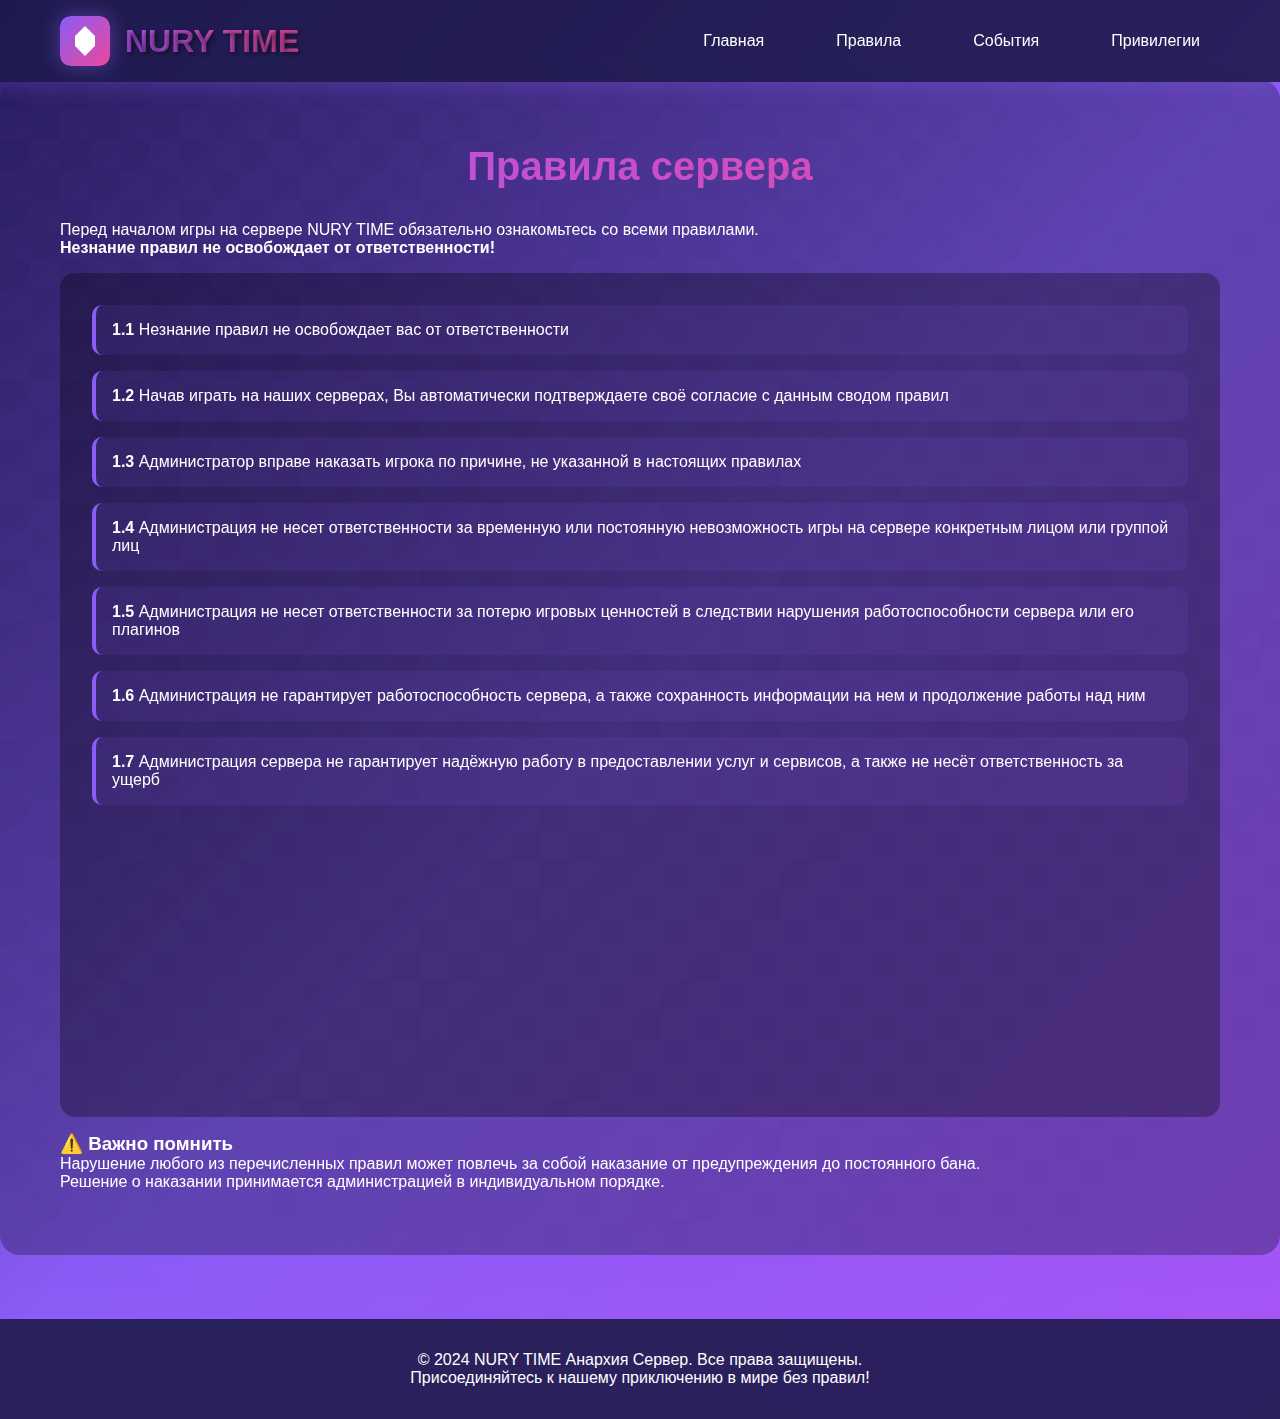
<file: HURT-TIME-main/rules.html>
<!DOCTYPE html>
<html lang="ru">
<head>
    <meta charset="UTF-8">
    <meta name="viewport" content="width=device-width, initial-scale=1.0">
    <title>Правила - NURY TIME</title>
    <link rel="stylesheet" href="styles.css">
    <link rel="icon" type="image/x-icon" href="227759p08l47np6t4zyt.jpg">
</head>
<body>
    <header>
        <nav class="container">
            <div class="logo">
                <img src="[data-uri]" alt="HURT TIME">
                <h1>NURY TIME</h1>
            </div>
            <ul class="nav-links">
                <li><a href="index.html">Главная</a></li>
                <li><a href="rules.html" class="active">Правила</a></li>
                <li><a href="events.html">События</a></li>
                <li><a href="privileges.html">Привилегии</a></li>
            </ul>
            <button class="mobile-menu">☰</button>
        </nav>
    </header>

    <main style="margin-top: 80px;">
        <section class="section">
            <div class="container section-content">
                <h2>Правила сервера</h2>
                <div class="rules-intro">
                    <p>Перед началом игры на сервере NURY TIME обязательно ознакомьтесь со всеми правилами.</p>
                    <p><strong>Незнание правил не освобождает от ответственности!</strong></p>
                </div>
                
                <div class="rules-list">
                    <div class="rule-item">
                        <strong>1.1</strong> Незнание правил не освобождает вас от ответственности
                    </div>
                    <div class="rule-item">
                        <strong>1.2</strong> Начав играть на наших серверах, Вы автоматически подтверждаете своё согласие с данным сводом правил
                    </div>
                    <div class="rule-item">
                        <strong>1.3</strong> Администратор вправе наказать игрока по причине, не указанной в настоящих правилах
                    </div>
                    <div class="rule-item">
                        <strong>1.4</strong> Администрация не несет ответственности за временную или постоянную невозможность игры на сервере конкретным лицом или группой лиц
                    </div>
                    <div class="rule-item">
                        <strong>1.5</strong> Администрация не несет ответственности за потерю игровых ценностей в следствии нарушения работоспособности сервера или его плагинов
                    </div>
                    <div class="rule-item">
                        <strong>1.6</strong> Администрация не гарантирует работоспособность сервера, а также сохранность информации на нем и продолжение работы над ним
                    </div>
                    <div class="rule-item">
                        <strong>1.7</strong> Администрация сервера не гарантирует надёжную работу в предоставлении услуг и сервисов, а также не несёт ответственность за ущерб
                    </div>
                    <div class="rule-item">
                        <strong>1.8</strong> Игроки обязаны соблюдать все правила
                    </div>
                    <div class="rule-item">
                        <strong>1.9</strong> Администрация ведет логи всех действий игроков на сервере и всех сообщений чата
                    </div>
                    <div class="rule-item">
                        <strong>1.10</strong> Администрация имеет право корректировать данный свод правил без уведомления игрока
                    </div>
                    <div class="rule-item">
                        <strong>1.11</strong> Оскорбление, провоцирование администрации запрещено
                    </div>
                </div>

                <div class="rules-warning">
                    <h3>⚠️ Важно помнить</h3>
                    <p>Нарушение любого из перечисленных правил может повлечь за собой наказание от предупреждения до постоянного бана.</p>
                    <p>Решение о наказании принимается администрацией в индивидуальном порядке.</p>
                </div>
            </div>
        </section>
    </main>

    <footer>
        <div class="container">
            <p>&copy; 2024 NURY TIME Анархия Сервер. Все права защищены.</p>
            <p>Присоединяйтесь к нашему приключению в мире без правил!</p>
        </div>
    </footer>

    <script src="script.js"></script>
</body>

</html>
</file>
<file: HURT-TIME-main/styles.css>
* {
            margin: 0;
            padding: 0;
            box-sizing: border-box;
        }

        body {
            font-family: 'Arial', sans-serif;
            background: linear-gradient(135deg, #2d1b69, #8b5cf6, #a855f7);
            color: #ffffff;
            overflow-x: hidden;
            animation: gradientShift 10s ease-in-out infinite alternate;
        }

        @keyframes gradientShift {
            0% { background: linear-gradient(135deg, #2d1b69, #8b5cf6, #a855f7); }
            100% { background: linear-gradient(135deg, #1e1b4b, #7c3aed, #9333ea); }
        }

        .container {
            max-width: 1200px;
            margin: 0 auto;
            padding: 0 20px;
        }

        header {
            background: rgba(30, 27, 75, 0.9);
            backdrop-filter: blur(10px);
            padding: 1rem 0;
            position: fixed;
            width: 100%;
            top: 0;
            z-index: 1000;
            box-shadow: 0 4px 20px rgba(139, 92, 246, 0.3);
        }

        nav {
            display: flex;
            justify-content: space-between;
            align-items: center;
        }

        .logo {
            display: flex;
            align-items: center;
            gap: 15px;
        }

        .logo img {
            width: 50px;
            height: 50px;
            border-radius: 10px;
            box-shadow: 0 0 20px rgba(139, 92, 246, 0.5);
        }

        .logo h1 {
            font-size: 2rem;
            font-weight: bold;
            background: linear-gradient(45deg, #a855f7, #ec4899);
            -webkit-background-clip: text;
            -webkit-text-fill-color: transparent;
            text-shadow: 2px 2px 4px rgba(0,0,0,0.5);
        }

        .nav-links {
            display: flex;
            list-style: none;
            gap: 2rem;
        }

        .nav-links a {
            color: #ffffff;
            text-decoration: none;
            font-weight: 500;
            transition: all 0.3s ease;
            padding: 10px 20px;
            border-radius: 25px;
            position: relative;
            overflow: hidden;
        }

        .nav-links a:hover {
            background: rgba(139, 92, 246, 0.3);
            transform: translateY(-2px);
            box-shadow: 0 5px 15px rgba(139, 92, 246, 0.2);
        }

        main {
            margin-top: 80px;
        }

        .hero {
            padding: 4rem 0;
            text-align: center;
            position: relative;
            background: radial-gradient(circle at 20% 20%, rgba(168,85,247,0.1) 0%, transparent 50%),
                        radial-gradient(circle at 80% 30%, rgba(168,85,247,0.08) 0%, transparent 40%),
                        radial-gradient(circle at 30% 70%, rgba(168,85,247,0.12) 0%, transparent 60%),
                        radial-gradient(circle at 70% 80%, rgba(168,85,247,0.09) 0%, transparent 45%);
            animation: float 6s ease-in-out infinite;
        }

        @keyframes float {
            0%, 100% { transform: translateY(0px); }
            50% { transform: translateY(-20px); }
        }

        .hero h1 {
            font-size: 4rem;
            margin-bottom: 1rem;
            background: linear-gradient(45deg, #a855f7, #ec4899, #f59e0b);
            -webkit-background-clip: text;
            -webkit-text-fill-color: transparent;
            animation: pulse 2s ease-in-out infinite;
        }

        @keyframes pulse {
            0%, 100% { transform: scale(1); }
            50% { transform: scale(1.05); }
        }

        .hero p {
            font-size: 1.5rem;
            margin-bottom: 2rem;
            opacity: 0.9;
        }

        .cta-button {
            display: inline-block;
            background: linear-gradient(45deg, #8b5cf6, #ec4899);
            color: white;
            padding: 15px 40px;
            text-decoration: none;
            border-radius: 50px;
            font-weight: bold;
            font-size: 1.2rem;
            transition: all 0.3s ease;
            box-shadow: 0 10px 30px rgba(139, 92, 246, 0.3);
            position: relative;
            overflow: hidden;
        }

        .cta-button:hover {
            transform: translateY(-3px);
            box-shadow: 0 15px 40px rgba(139, 92, 246, 0.5);
            background: linear-gradient(45deg, #7c3aed, #db2777);
        }

        .section {
            padding: 4rem 0;
            margin: 2rem 0;
            background: rgba(30, 27, 75, 0.4);
            backdrop-filter: blur(10px);
            border-radius: 20px;
            box-shadow: 0 8px 32px rgba(139, 92, 246, 0.1);
            position: relative;
            overflow: hidden;
        }

        .section {
            background-image: linear-gradient(45deg, rgba(139, 92, 246, 0.02) 25%, transparent 25%),
                              linear-gradient(-45deg, rgba(139, 92, 246, 0.02) 25%, transparent 25%),
                              linear-gradient(45deg, transparent 75%, rgba(139, 92, 246, 0.02) 75%),
                              linear-gradient(-45deg, transparent 75%, rgba(139, 92, 246, 0.02) 75%);
            background-size: 60px 60px;
            background-position: 0 0, 0 30px, 30px -30px, -30px 0px;
            animation: movePattern 20s linear infinite;
        }

        @keyframes movePattern {
            0% { background-position: 0 0, 0 30px, 30px -30px, -30px 0px; }
            100% { background-position: 60px 60px, 60px 90px, 90px 30px, 30px 60px; }
        }

        @keyframes rotate {
            0% { transform: rotate(0deg); }
            100% { transform: rotate(360deg); }
        }

        .section-content {
            position: relative;
            z-index: 2;
        }

        .section h2 {
            font-size: 2.5rem;
            text-align: center;
            margin-bottom: 2rem;
            background: linear-gradient(45deg, #a855f7, #ec4899);
            -webkit-background-clip: text;
            -webkit-text-fill-color: transparent;
        }

        .tabs {
            display: flex;
            justify-content: center;
            margin-bottom: 2rem;
            gap: 1rem;
            flex-wrap: wrap;
        }

        .tab-button {
            background: rgba(139, 92, 246, 0.3);
            color: white;
            border: none;
            padding: 12px 24px;
            border-radius: 25px;
            cursor: pointer;
            font-weight: 500;
            transition: all 0.3s ease;
            backdrop-filter: blur(10px);
        }

        .tab-button:hover, .tab-button.active {
            background: linear-gradient(45deg, #8b5cf6, #ec4899);
            transform: translateY(-2px);
            box-shadow: 0 5px 20px rgba(139, 92, 246, 0.4);
        }

        .tab-content {
            display: none;
            animation: fadeIn 0.5s ease;
        }

        .tab-content.active {
            display: block;
        }

        @keyframes fadeIn {
            from { opacity: 0; transform: translateY(20px); }
            to { opacity: 1; transform: translateY(0); }
        }

        .rules-list {
            background: rgba(0, 0, 0, 0.3);
            padding: 2rem;
            border-radius: 15px;
            margin: 1rem 0;
        }

        .rule-item {
            margin-bottom: 1rem;
            padding: 1rem;
            background: rgba(139, 92, 246, 0.1);
            border-radius: 10px;
            border-left: 4px solid #8b5cf6;
            transition: all 0.3s ease;
        }

        .rule-item:hover {
            transform: translateX(10px);
            background: rgba(139, 92, 246, 0.2);
        }

        .events-grid {
            display: grid;
            grid-template-columns: repeat(auto-fit, minmax(300px, 1fr));
            gap: 2rem;
            margin-top: 2rem;
        }

        .event-card {
            background: rgba(0, 0, 0, 0.4);
            padding: 2rem;
            border-radius: 15px;
            text-align: center;
            transition: all 0.3s ease;
            border: 2px solid rgba(139, 92, 246, 0.3);
            position: relative;
            overflow: hidden;
        }

        .event-card:hover {
            transform: translateY(-5px);
            border-color: #8b5cf6;
            box-shadow: 0 10px 30px rgba(139, 92, 246, 0.3);
            background: rgba(139, 92, 246, 0.1);
        }

        .event-card h3 {
            color: #a855f7;
            margin-bottom: 1rem;
            font-size: 1.5rem;
        }

        .rarity-tags {
            display: flex;
            gap: 0.5rem;
            justify-content: center;
            flex-wrap: wrap;
            margin-top: 1rem;
        }

        .rarity-tag {
            padding: 5px 12px;
            border-radius: 15px;
            font-size: 0.8rem;
            font-weight: bold;
        }

        .rarity-tag.common { background: #6b7280; }
        .rarity-tag.solid { background: #059669; }
        .rarity-tag.rich { background: #dc2626; }
        .rarity-tag.elite { background: #7c3aed; }
        .rarity-tag.legendary { background: linear-gradient(45deg, #f59e0b, #ec4899); }

        .privileges-info {
            text-align: center;
            padding: 2rem;
            background: rgba(0, 0, 0, 0.3);
            border-radius: 15px;
            margin: 2rem 0;
        }

        .discord-link {
            display: inline-block;
            background: #5865f2;
            color: white;
            padding: 15px 30px;
            text-decoration: none;
            border-radius: 10px;
            font-weight: bold;
            margin-top: 1rem;
            transition: all 0.3s ease;
        }

        .discord-link:hover {
            background: #4752c4;
            transform: translateY(-2px);
            box-shadow: 0 5px 20px rgba(88, 101, 242, 0.4);
        }

        footer {
            background: rgba(30, 27, 75, 0.9);
            padding: 2rem 0;
            text-align: center;
            margin-top: 4rem;
        }

        .mobile-menu {
            display: none;
        }

        @media (max-width: 768px) {
            .nav-links {
                display: none;
            }
            
            .mobile-menu {
                display: block;
                background: none;
                border: none;
                color: white;
                font-size: 1.5rem;
                cursor: pointer;
            }
            
            .hero h1 {
                font-size: 2.5rem;
            }
            
            .hero p {
                font-size: 1.2rem;
            }
            
            .tabs {
                flex-direction: column;
                align-items: center;
            }
            
            .events-grid {
                grid-template-columns: 1fr;
            }
        }
</file>
<file: styles.css>
* {
            margin: 0;
            padding: 0;
            box-sizing: border-box;
        }

        body {
            font-family: 'Arial', sans-serif;
            background: linear-gradient(135deg, #2d1b69, #8b5cf6, #a855f7);
            color: #ffffff;
            overflow-x: hidden;
            animation: gradientShift 10s ease-in-out infinite alternate;
        }

        @keyframes gradientShift {
            0% { background: linear-gradient(135deg, #2d1b69, #8b5cf6, #a855f7); }
            100% { background: linear-gradient(135deg, #1e1b4b, #7c3aed, #9333ea); }
        }

        .container {
            max-width: 1200px;
            margin: 0 auto;
            padding: 0 20px;
        }

        header {
            background: rgba(30, 27, 75, 0.9);
            backdrop-filter: blur(10px);
            padding: 1rem 0;
            position: fixed;
            width: 100%;
            top: 0;
            z-index: 1000;
            box-shadow: 0 4px 20px rgba(139, 92, 246, 0.3);
        }

        nav {
            display: flex;
            justify-content: space-between;
            align-items: center;
        }

        .logo {
            display: flex;
            align-items: center;
            gap: 15px;
        }

        .logo img {
            width: 50px;
            height: 50px;
            border-radius: 10px;
            box-shadow: 0 0 20px rgba(139, 92, 246, 0.5);
        }

        .logo h1 {
            font-size: 2rem;
            font-weight: bold;
            background: linear-gradient(45deg, #a855f7, #ec4899);
            -webkit-background-clip: text;
            -webkit-text-fill-color: transparent;
            text-shadow: 2px 2px 4px rgba(0,0,0,0.5);
        }

        .nav-links {
            display: flex;
            list-style: none;
            gap: 2rem;
        }

        .nav-links a {
            color: #ffffff;
            text-decoration: none;
            font-weight: 500;
            transition: all 0.3s ease;
            padding: 10px 20px;
            border-radius: 25px;
            position: relative;
            overflow: hidden;
        }

        .nav-links a:hover {
            background: rgba(139, 92, 246, 0.3);
            transform: translateY(-2px);
            box-shadow: 0 5px 15px rgba(139, 92, 246, 0.2);
        }

        main {
            margin-top: 80px;
        }

        .hero {
            padding: 4rem 0;
            text-align: center;
            position: relative;
            background: radial-gradient(circle at 20% 20%, rgba(168,85,247,0.1) 0%, transparent 50%),
                        radial-gradient(circle at 80% 30%, rgba(168,85,247,0.08) 0%, transparent 40%),
                        radial-gradient(circle at 30% 70%, rgba(168,85,247,0.12) 0%, transparent 60%),
                        radial-gradient(circle at 70% 80%, rgba(168,85,247,0.09) 0%, transparent 45%);
            animation: float 6s ease-in-out infinite;
        }

        @keyframes float {
            0%, 100% { transform: translateY(0px); }
            50% { transform: translateY(-20px); }
        }

        .hero h1 {
            font-size: 4rem;
            margin-bottom: 1rem;
            background: linear-gradient(45deg, #a855f7, #ec4899, #f59e0b);
            -webkit-background-clip: text;
            -webkit-text-fill-color: transparent;
            animation: pulse 2s ease-in-out infinite;
        }

        @keyframes pulse {
            0%, 100% { transform: scale(1); }
            50% { transform: scale(1.05); }
        }

        .hero p {
            font-size: 1.5rem;
            margin-bottom: 2rem;
            opacity: 0.9;
        }

        .cta-button {
            display: inline-block;
            background: linear-gradient(45deg, #8b5cf6, #ec4899);
            color: white;
            padding: 15px 40px;
            text-decoration: none;
            border-radius: 50px;
            font-weight: bold;
            font-size: 1.2rem;
            transition: all 0.3s ease;
            box-shadow: 0 10px 30px rgba(139, 92, 246, 0.3);
            position: relative;
            overflow: hidden;
        }

        .cta-button:hover {
            transform: translateY(-3px);
            box-shadow: 0 15px 40px rgba(139, 92, 246, 0.5);
            background: linear-gradient(45deg, #7c3aed, #db2777);
        }

        .section {
            padding: 4rem 0;
            margin: 2rem 0;
            background: rgba(30, 27, 75, 0.4);
            backdrop-filter: blur(10px);
            border-radius: 20px;
            box-shadow: 0 8px 32px rgba(139, 92, 246, 0.1);
            position: relative;
            overflow: hidden;
        }

        .section {
            background-image: linear-gradient(45deg, rgba(139, 92, 246, 0.02) 25%, transparent 25%),
                              linear-gradient(-45deg, rgba(139, 92, 246, 0.02) 25%, transparent 25%),
                              linear-gradient(45deg, transparent 75%, rgba(139, 92, 246, 0.02) 75%),
                              linear-gradient(-45deg, transparent 75%, rgba(139, 92, 246, 0.02) 75%);
            background-size: 60px 60px;
            background-position: 0 0, 0 30px, 30px -30px, -30px 0px;
            animation: movePattern 20s linear infinite;
        }

        @keyframes movePattern {
            0% { background-position: 0 0, 0 30px, 30px -30px, -30px 0px; }
            100% { background-position: 60px 60px, 60px 90px, 90px 30px, 30px 60px; }
        }

        @keyframes rotate {
            0% { transform: rotate(0deg); }
            100% { transform: rotate(360deg); }
        }

        .section-content {
            position: relative;
            z-index: 2;
        }

        .section h2 {
            font-size: 2.5rem;
            text-align: center;
            margin-bottom: 2rem;
            background: linear-gradient(45deg, #a855f7, #ec4899);
            -webkit-background-clip: text;
            -webkit-text-fill-color: transparent;
        }

        .tabs {
            display: flex;
            justify-content: center;
            margin-bottom: 2rem;
            gap: 1rem;
            flex-wrap: wrap;
        }

        .tab-button {
            background: rgba(139, 92, 246, 0.3);
            color: white;
            border: none;
            padding: 12px 24px;
            border-radius: 25px;
            cursor: pointer;
            font-weight: 500;
            transition: all 0.3s ease;
            backdrop-filter: blur(10px);
        }

        .tab-button:hover, .tab-button.active {
            background: linear-gradient(45deg, #8b5cf6, #ec4899);
            transform: translateY(-2px);
            box-shadow: 0 5px 20px rgba(139, 92, 246, 0.4);
        }

        .tab-content {
            display: none;
            animation: fadeIn 0.5s ease;
        }

        .tab-content.active {
            display: block;
        }

        @keyframes fadeIn {
            from { opacity: 0; transform: translateY(20px); }
            to { opacity: 1; transform: translateY(0); }
        }

        .rules-list {
            background: rgba(0, 0, 0, 0.3);
            padding: 2rem;
            border-radius: 15px;
            margin: 1rem 0;
        }

        .rule-item {
            margin-bottom: 1rem;
            padding: 1rem;
            background: rgba(139, 92, 246, 0.1);
            border-radius: 10px;
            border-left: 4px solid #8b5cf6;
            transition: all 0.3s ease;
        }

        .rule-item:hover {
            transform: translateX(10px);
            background: rgba(139, 92, 246, 0.2);
        }

        .events-grid {
            display: grid;
            grid-template-columns: repeat(auto-fit, minmax(300px, 1fr));
            gap: 2rem;
            margin-top: 2rem;
        }

        .event-card {
            background: rgba(0, 0, 0, 0.4);
            padding: 2rem;
            border-radius: 15px;
            text-align: center;
            transition: all 0.3s ease;
            border: 2px solid rgba(139, 92, 246, 0.3);
            position: relative;
            overflow: hidden;
        }

        .event-card:hover {
            transform: translateY(-5px);
            border-color: #8b5cf6;
            box-shadow: 0 10px 30px rgba(139, 92, 246, 0.3);
            background: rgba(139, 92, 246, 0.1);
        }

        .event-card h3 {
            color: #a855f7;
            margin-bottom: 1rem;
            font-size: 1.5rem;
        }

        .rarity-tags {
            display: flex;
            gap: 0.5rem;
            justify-content: center;
            flex-wrap: wrap;
            margin-top: 1rem;
        }

        .rarity-tag {
            padding: 5px 12px;
            border-radius: 15px;
            font-size: 0.8rem;
            font-weight: bold;
        }

        .rarity-tag.common { background: #6b7280; }
        .rarity-tag.solid { background: #059669; }
        .rarity-tag.rich { background: #dc2626; }
        .rarity-tag.elite { background: #7c3aed; }
        .rarity-tag.legendary { background: linear-gradient(45deg, #f59e0b, #ec4899); }

        .privileges-info {
            text-align: center;
            padding: 2rem;
            background: rgba(0, 0, 0, 0.3);
            border-radius: 15px;
            margin: 2rem 0;
        }

        .discord-link {
            display: inline-block;
            background: #5865f2;
            color: white;
            padding: 15px 30px;
            text-decoration: none;
            border-radius: 10px;
            font-weight: bold;
            margin-top: 1rem;
            transition: all 0.3s ease;
        }

        .discord-link:hover {
            background: #4752c4;
            transform: translateY(-2px);
            box-shadow: 0 5px 20px rgba(88, 101, 242, 0.4);
        }

        footer {
            background: rgba(30, 27, 75, 0.9);
            padding: 2rem 0;
            text-align: center;
            margin-top: 4rem;
        }

        .mobile-menu {
            display: none;
        }

        @media (max-width: 768px) {
            .nav-links {
                display: none;
            }
            
            .mobile-menu {
                display: block;
                background: none;
                border: none;
                color: white;
                font-size: 1.5rem;
                cursor: pointer;
            }
            
            .hero h1 {
                font-size: 2.5rem;
            }
            
            .hero p {
                font-size: 1.2rem;
            }
            
            .tabs {
                flex-direction: column;
                align-items: center;
            }
            
            .events-grid {
                grid-template-columns: 1fr;
            }
        }
</file>
